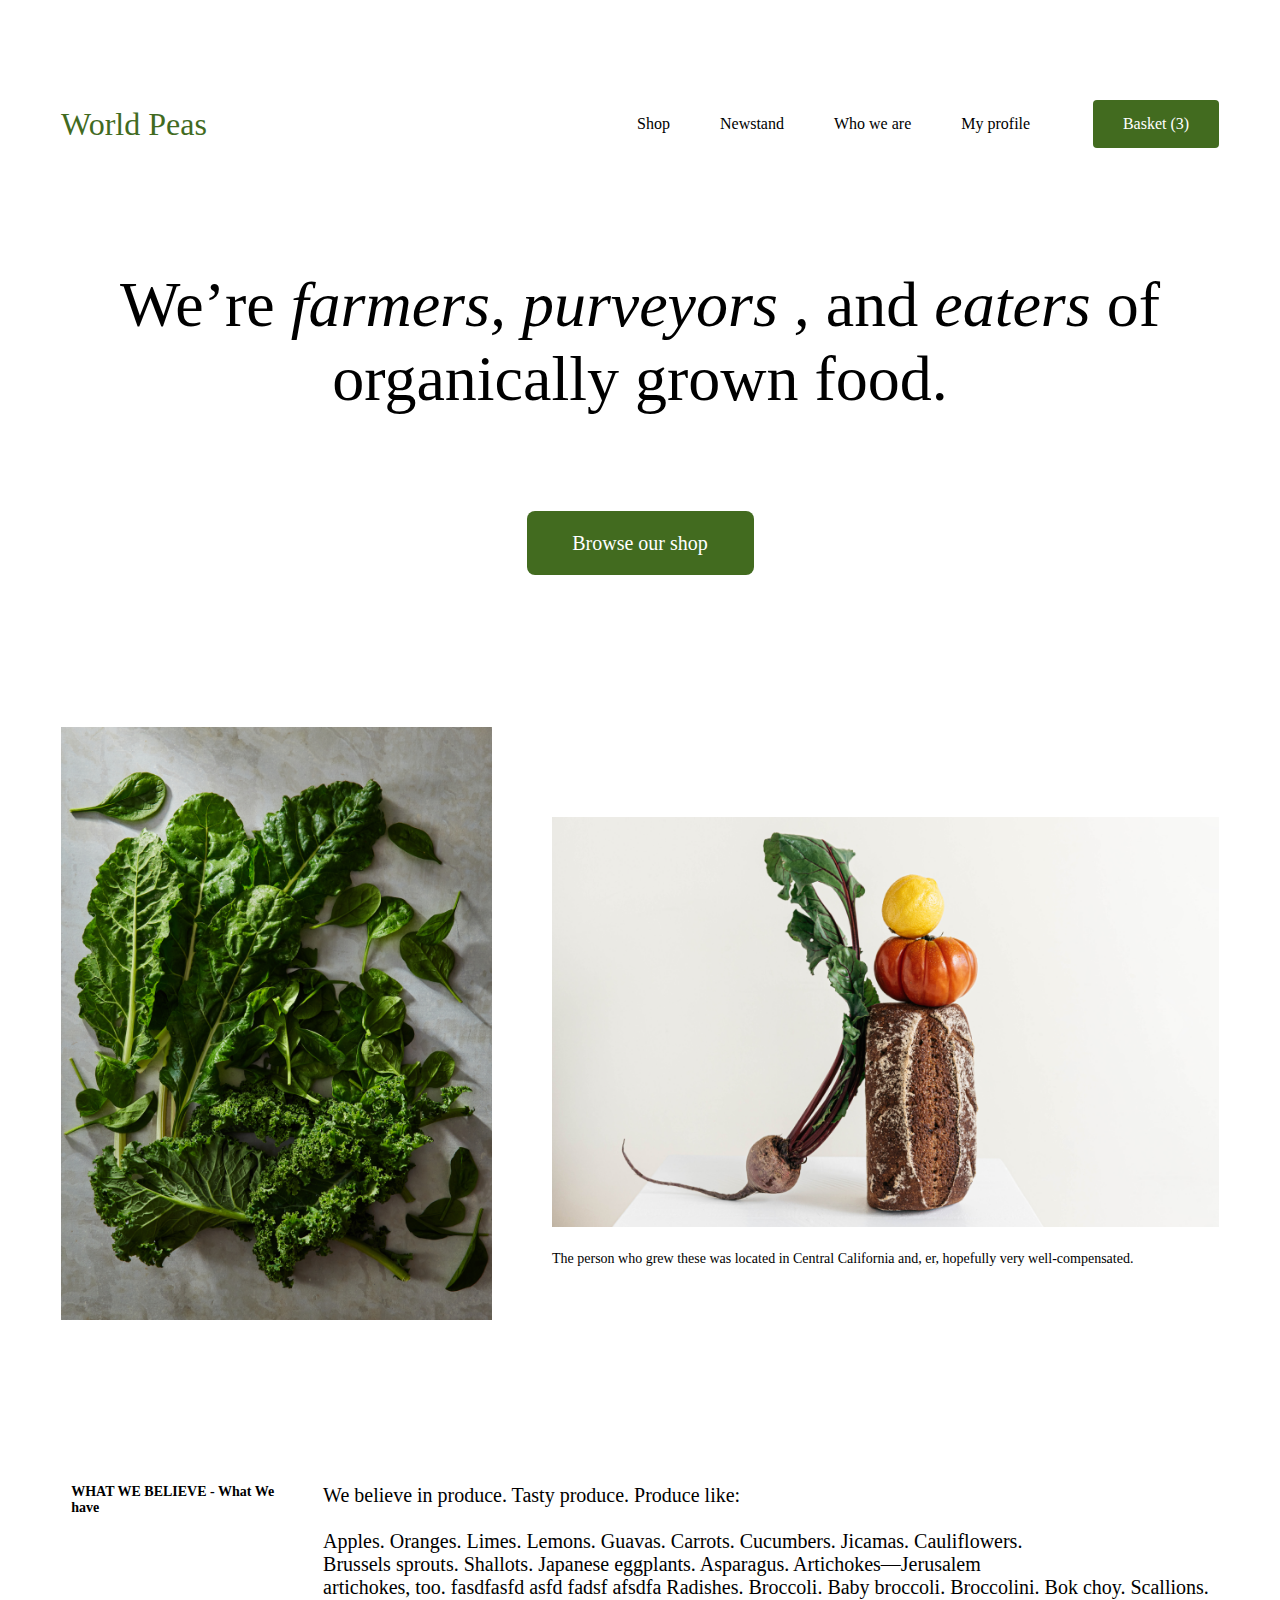
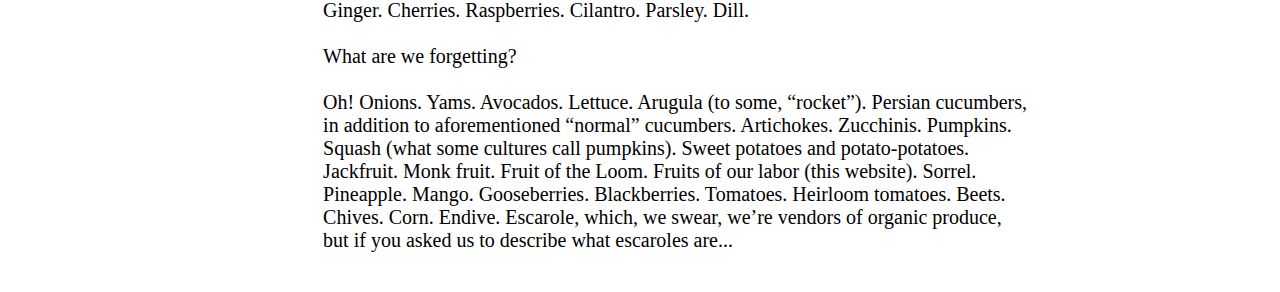
<file: index.html>
<!DOCTYPE html>
<html lang="en">
<head>
    <meta charset="UTF-8">
    <meta name="viewport" content="width=device-width, initial-scale=1.0">
    <link href="styles/style.css" rel="stylesheet"/>
    <title>Home</title>
</head>
<body>
    <!-- Nav section -->
     <nav>
        <div class="container">
            <div class="logo">
                <a href="index.html"> World Peas </a>
            </div>
            <ul>
                <li> <a href="product.html"> Shop</a></li>
                <li> <a href="#"> Newstand</a></li>
                <li> <a href="#"> Who we are</a></li>
                <li> <a href="#"> My profile</a></li>
            </ul>
            <div>
                <a href="cart.html" class="btn cart-btn"> Basket (3)</a>
            </div>
        </div>
     </nav>
     <!-- Banner section -->
     <header>
        <div class="container"> 
            <h1>
                We’re <i>farmers, purveyors ,</i>  and 
                <i> eaters </i> of organically grown food.
            </h1>
            <div>
                <a href="product.html" class="btn shop-btn">Browse our shop</a>
            </div>
        </div>
     </header>

     <!-- Gallary section -->
     <section class="gallary">
        <div class="container">
            <div class="image_1">
                <img src="images/home_image_1.png" alt=""/>
            </div>

            <div class="image_2">
                <img src="images/home_image_2.png" alt=""/>
                <p> The person who grew these was located in Central California and, er, hopefully very well-compensated.</p>
            </div>
        </div>
     </section>

     <!-- Text section -->
      <section class="texts">
        <div class="container">
            <div class="title">
                <h2>WHAT WE BELIEVE - What We have</h2>
            </div>
            <div class="text">
                We believe in produce. Tasty produce. Produce like:<br><br>
                Apples. Oranges. Limes. Lemons. Guavas. 
                Carrots. Cucumbers. Jicamas. Cauliflowers.<br> 
                Brussels sprouts. Shallots. Japanese eggplants. 
                Asparagus. Artichokes—Jerusalem <br> artichokes, too. fasdfasfd asfd   fadsf afsdfa 
                Radishes. Broccoli. Baby broccoli. Broccolini. 
                Bok choy. Scallions.<br> Ginger. Cherries. Raspberries. Cilantro. Parsley. Dill. <br><br>
                What are we forgetting? <br><br>
                Oh! Onions. Yams. Avocados. Lettuce. 
                Arugula (to some, “rocket”). Persian cucumbers, <br>
                in addition to aforementioned “normal” cucumbers. 
                Artichokes. Zucchinis. Pumpkins.<br> Squash 
                (what some cultures call pumpkins). 
                Sweet potatoes and potato-potatoes. <br>
                Jackfruit. Monk fruit. Fruit of the 
                Loom. Fruits of our labor (this website). 
                Sorrel.<br> Pineapple. Mango. Gooseberries. 
                Blackberries. Tomatoes. Heirloom tomatoes. 
                Beets.<br> Chives. Corn. Endive. Escarole, 
                which, we swear, we’re vendors of organic 
                produce,<br> but if you asked us to describe what escaroles are...
            </div>
        </div>
      </section>

</body>
</html>
</file>
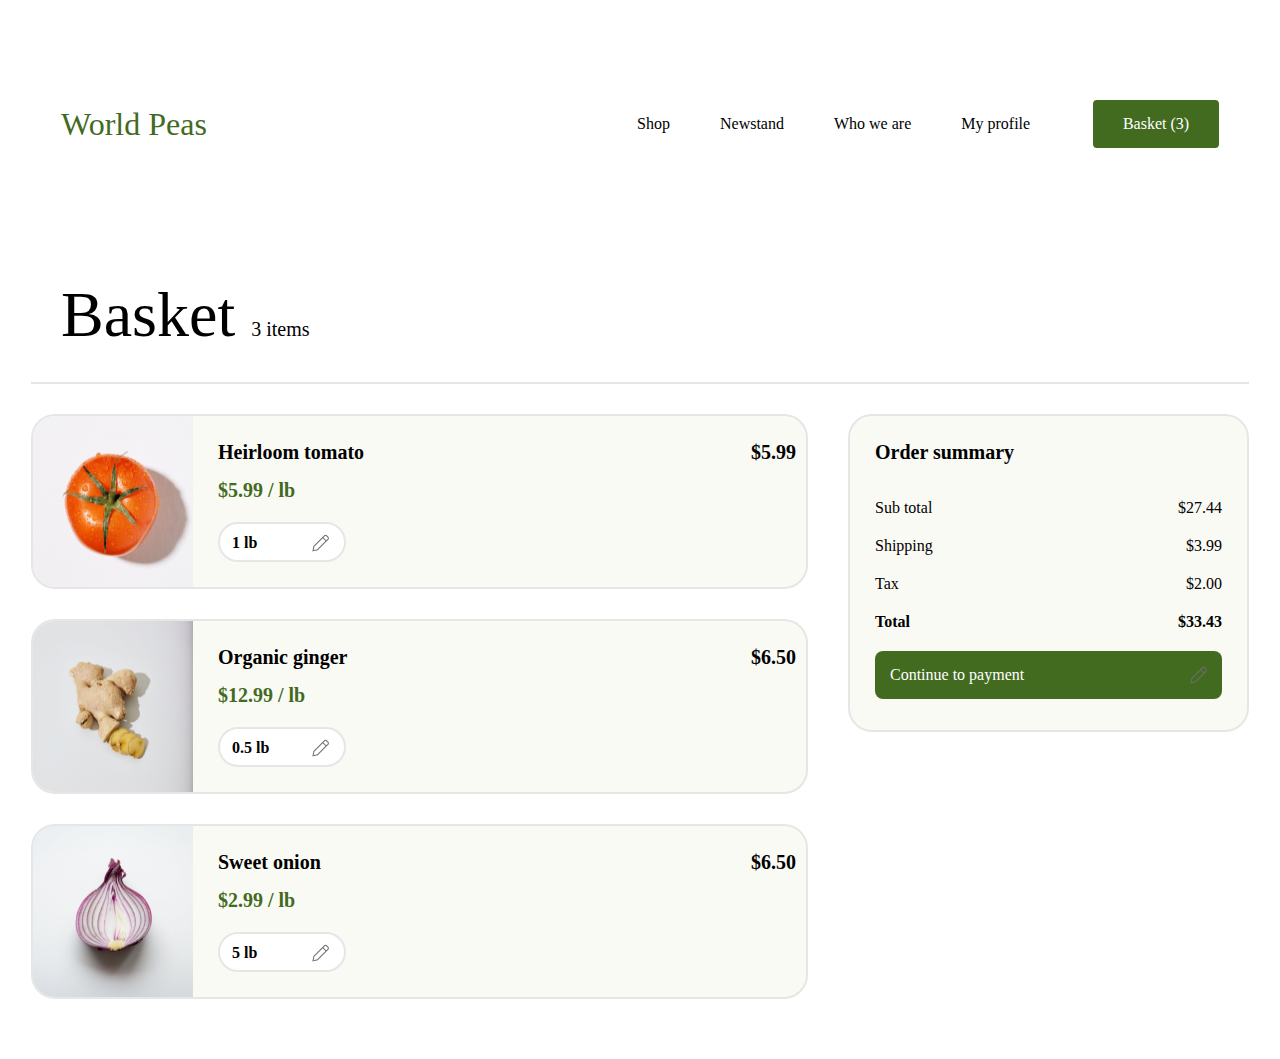
<file: cart.html>
<!DOCTYPE html>
<html lang="en">
<head>
    <meta charset="UTF-8">
    <meta name="viewport" content="width=device-width, initial-scale=1.0">
    <title>Cart</title>
    <link href="styles/style.css" rel="stylesheet"/>
</head>
<body>
<!-- Nav section -->
<nav>
    <div class="container">
        <div class="logo">
            <a href="index.html"> World Peas </a>
        </div>
        <ul>
            <li> <a href="product.html"> Shop</a></li>
            <li> <a href="#"> Newstand</a></li>
            <li> <a href="#"> Who we are</a></li>
            <li> <a href="#"> My profile</a></li>
        </ul>
        <div>
            <a href="cart.html" class="btn cart-btn"> Basket (3)</a>
        </div>
    </div>
</nav>

<!-- Heading section -->
<section class="product-title">
    <div class="container">
        <h1>Basket <span>3 items </span></h1>
    </div>
</section>


<section class="cart-items">

    <div class="container">
        <div class="items">
            <div class="item">
                <img src="images/cart_1.png" alt=""/>
                <div class="info">
                    <h2> Heirloom tomato </h2>
                    <h3> $5.99 / lb</h3>
                    <div class="quntity">
                        1 lb
                    </div>
                </div>
                <div class="price">
                    $5.99
                </div>
            </div>
            <div class="item">
                <img src="images/cart_2.png" alt=""/>
                <div class="info">
                    <h2> Organic ginger </h2>
                    <h3> $12.99 / lb</h3>
                    <div class="quntity">
                        0.5 lb
                    </div>
                </div>
                <div class="price">
                    $6.50
                </div>
            </div>
            <div class="item">
                <img src="images/cart_3.png" alt=""/>
                <div class="info">
                    <h2> Sweet onion </h2>
                    <h3> $2.99 / lb</h3>
                    <div class="quntity">
                        5 lb
                    </div>
                </div>
                <div class="price">
                    $6.50
                </div>
            </div>
        </div>

        <div class="summary">
            <div class="summary-box">
                <h2> Order summary</h2>
                <div class="order-data">
                    <div class="summary-item">
                        <p> Sub total</p>
                        <p> $27.44</p>
                    </div>
                    <div class="summary-item">
                        <p> Shipping </p>
                        <p> $3.99</p>
                    </div>
                    <div class="summary-item">
                        <p> Tax </p>
                        <p> $2.00</p>
                    </div>
                    <div class="summary-item">
                        <p> <b>Total</b></p>
                        <p> <b>$33.43</b></p>
                    </div>
                    <a href="#" class="btn">Continue to payment</a>
                </div>
            </div>
        </div>
    </div>

</section>


</body>
</html>
</file>
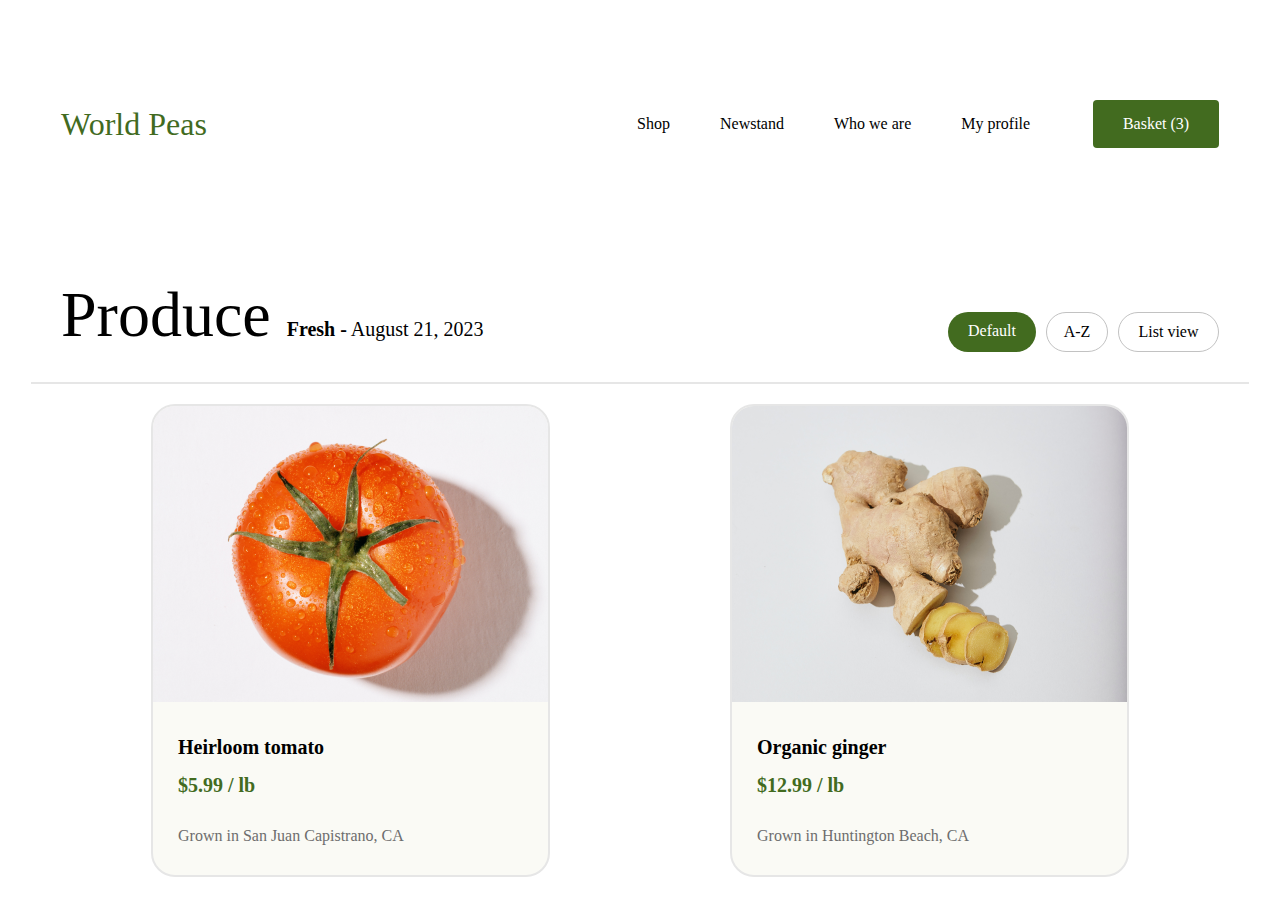
<file: product.html>
<!DOCTYPE html>
<html lang="en">
<head>
    <meta charset="UTF-8">
    <meta name="viewport" content="width=device-width, initial-scale=1.0">
    <link href="styles/style.css" rel="stylesheet"/>
    <title>Product page</title>
</head>
<body>
<!-- Nav section -->
<nav>
    <div class="container">
        <div class="logo">
            <a href="index.html"> World Peas </a>
        </div>
        <ul>
            <li> <a href="product.html"> Shop</a></li>
            <li> <a href="#"> Newstand</a></li>
            <li> <a href="#"> Who we are</a></li>
            <li> <a href="#"> My profile</a></li>
        </ul>
        <div>
            <a href="cart.html" class="btn cart-btn"> Basket (3)</a>
        </div>
    </div>
</nav>

    <!-- Heading section -->
     <section class="product-title">
        <div class="container">
            <h1>Produce <span> <b>Fresh -</b> August 21, 2023 </span></h1>
            <div>
                <a href="#" class="btn filter-btn btn-width-88">Default</a>
                <a href="#" class="btn filter-btn white-btn btn-width-62">A-Z</a>
                <a href="#" class="btn filter-btn white-btn btn-width-101">List view</a>
            </div>
        </div>
     </section>

    <!-- Product list   -->
     <section class="product-list">
        <div class="container">
            <div class="product-item">
                <img src="images/item_1.png" alt=""/>
                <div>
                    <h3>Heirloom tomato</h3>
                    <h4>$5.99 / lb</h4>
                    <p>Grown in San Juan Capistrano, CA</p>
                </div>
            </div>
            <div class="product-item">
                <img src="images/item_2.png" alt=""/>
                <div>
                    <h3>Organic ginger</h3>
                    <h4>$12.99 / lb</h4>
                    <p>Grown in Huntington Beach, CA</p>
                </div>
            </div>
        </div>
     </section>

    
</body>
</html>
</file>
<file: styles/style.css>
*{
    box-sizing: border-box;
    margin: 0;
    padding: 0; 
 }
 body{
     font-size: 16px;
     color: #000;
 }
 img{
     max-width: 100%;
 }
 ul li{
     list-style: none;
 }
 a{
     text-decoration: none;
 }

 .container{
    max-width: 1218px;
    margin: 0 auto;
    padding: 0 30px;
 }

 .btn{
    background-color: #426B1F;
    display: block;
    text-align: center;
    color: #FFFFFF;
 }

 nav .container{
    display: flex;
    justify-content: space-between;
    align-items: center;
    padding-top: 100px;
 }
 
 nav .logo{
    flex-basis: 40%;
 }
 nav .logo a{
    font-size: 32px;
    color: #426B1F;
 }
 nav ul{
    display: flex;
 }
 nav ul li{
    margin-left:50px;
 }
 nav ul li a{
    font-size: 16px;
    color: #000000;
    font-weight:300;
 }
 nav .cart-btn{
    font-size: 16px;
    width: 126px;
    height: 48px;
    border-radius: 4px;
    padding-top: 15px;
 }

 header{
    padding-top: 120px;
 }
 header h1{
    font-size: 64px;
    font-weight: normal;
    text-align: center;
    padding-bottom: 95px;
 }
 .shop-btn{
   width: 227px;
   height: 64px;
   padding-top: 21px;
   font-size: 20px;
   border-radius: 8px;
   margin: 0 auto;
 }

 .gallary .container{
   display: flex;
   justify-content:space-around;
   margin-top: 152px;
 }
 .gallary .image_1{
   margin-right:60px;
 }
 .gallary .image_2{
   margin-top: 90px;
 }
 .gallary .image_2 p{
   font-size:14px;
   margin-top: 20px;
 }

 .texts .container{
   display: flex;
   justify-content: space-around;
   padding-top: 160px;
   padding-bottom: 40px;
 }
 .texts .title{
   flex-basis: 20%;
 }
 .texts .title h2{
   font-size: 14px;
   color: #000000;
 }
 .texts .text{
   font-size: 20px;
 }

.product-title .container{
   display: flex;
   align-items: baseline;
   justify-content: space-between;
   padding-top: 130px;
   border-bottom:#E6E6E6 solid 2px;
   padding-bottom: 30px;
}
.product-title h1{
   font-size: 64px;
   font-weight: normal;
}
.product-title h1 span{
   font-size: 20px;
}
.product-title .container div{
   display: flex;
}
.product-title .container div a{ 
   margin-left: 10px;
}
.filter-btn{
   height: 40px;
   border-radius: 20px;
   font-size: 16px;
   padding-top: 10px;
}
.white-btn{
   background-color: #FFFFFF;
   color: #000000;
   border: solid 1px #C2C2C2;
}
.btn-width-62{
   width: 62px;
}
.btn-width-88{
   width: 88px;
}
.btn-width-101{
   width: 101px;
}
.product-list .container{
   display: flex;
   justify-content:space-around;
   flex-wrap: wrap;
   margin-top: 20px;
}

.product-list .product-item{
   border: solid 2px #E6E6E6;
   border-radius: 24px;
   background-color: #FAFAF5;
   overflow: hidden;
}
.product-list .product-item div{
   padding: 30px 25px;
}
.product-list .product-item h3{
   font-size: 20px;
   color: #000000;
}
.product-list .product-item h4{
   color: #426B1F;
   font-size: 20px;
   margin: 15px 0px 30px 0px;
}
.product-list .product-item p{
   color: #6D6D6D;
   font-size:16px;
}
.cart-items .container{
   display: flex;
   padding: 30px 0px;
}
.cart-items .container .items{
   flex-basis: 75%;
}
.cart-items .items .item{
   display: flex;
   background-color: #FAFAF5;
   border: solid 2px #E6E6E6;
   border-radius: 24px;
   overflow: hidden;
   margin-bottom: 30px;
}

.cart-items .items .item .info{
   padding: 25px;
   flex-basis: 75%;
}
.cart-items .items .item .info h2{
   font-size: 20px;
   color: #000000;
}
.cart-items .items .item .info h3{
   color: #426B1F;
   font-size: 20px;
   margin: 15px 0px 20px 0px;
}
.cart-items .items .item .info .quntity{
   font-size: 16px;
   background-color: #FFFFFF;
   width: 128px;
   height: 40px;
   border: solid 2px #E6E6E6;
   border-radius: 20px;
   font-weight: bold;
   padding: 10px 0px 0px 12px;
   position: relative;
}
.cart-items .items .item .info .quntity::after{
   content: '';
   background: url(../images/icon.png) no-repeat;
   width: 32px;
   height: 32px;
   position: absolute;
   right: 0px;
   cursor: pointer;
}
.cart-items .items .item .price{
   font-size: 20px;
   color: #000000;
   font-weight: bold;
   padding: 25px 10px 0px 0px;
}
.summary .summary-box{
   padding: 25px;
   background-color: #FAFAF5;
   border: solid 2px #E6E6E6;
   border-radius: 24px;
   min-width: 395px;
   height: 318px;
   margin-left: 40px;
}

.summary .summary-box h2{
   font-size: 20px;
   font-size: #000000;
}
.summary .summary-box .order-data{
   margin-top: 35px;
}
.summary .summary-box .order-data .summary-item{
   display: flex;
   justify-content: space-between;
   margin-bottom: 20px;
}
.summary .summary-box .order-data .summary-item p{
   font-size: 16px;
   color: #000000;
}
.summary .summary-box .order-data a{
   width: 347px;
   text-align: left;
   height: 48px;
   border-radius: 8px;
   font-size: 16px;
   margin-top: 15px;
   padding: 15px 0px 0px 15px;
   position: relative;
}
.summary .summary-box .order-data a::after{
   content: '';
   background: url(../images/icon.png) no-repeat;
   width: 32px;
   height: 32px;
   position: absolute;
   right: 0px;
   cursor: pointer;
}

 @media screen and (max-width:768px){
   nav .container{
      flex-direction: column;
      padding: 1cqh;
   }
   nav ul li{
      margin: 10px 0px 10px 10px;
   }
   nav .cart-btn {
      width: 160px;
      height: 39px;
      border-radius: 4px;
      padding-top: 10px;
   }
   header {
      padding-top: 20px;
   }
   header h1 {
      font-size: 30px;
      padding-bottom: 30px;
   }
   .shop-btn {
      width: 194px;
      height: 58px;
      font-size: 16px;
  }
  .gallary .container{
      flex-direction: column;
      margin-top: 40px;
      text-align: center;
  }
  .gallary .image_1 {
      margin-right: 0;
   }
   .gallary img {
      max-width: 70%;
   }
   .gallary .image_2 {
      margin-top: 20px;
  }
  .texts .container{
   flex-direction: column;
   padding-top: 50px;
  }
  .texts .title{
   text-align: center;
  }
  .texts .title h2{
   font-size: 20px;
  }
  .texts .text {
   font-size: 18px;
   text-align: center;
   padding-top: 20px;
   }
}

@media screen and (max-width:1200px){
   nav ul li {
      margin-left: 15px;
  }
  nav .logo {
   flex-basis: 30%;
   }
   .cart-items .container{
      flex-direction: column;
      padding: 15px;
   }
   .cart-items .container .items{
    order: 2;  
   }
   .summary .summary-box{
      margin-left: 0px;
      margin-bottom: 20px;
   }
   .product-title .container {
      padding-top: 30px;
   }
}
</file>
